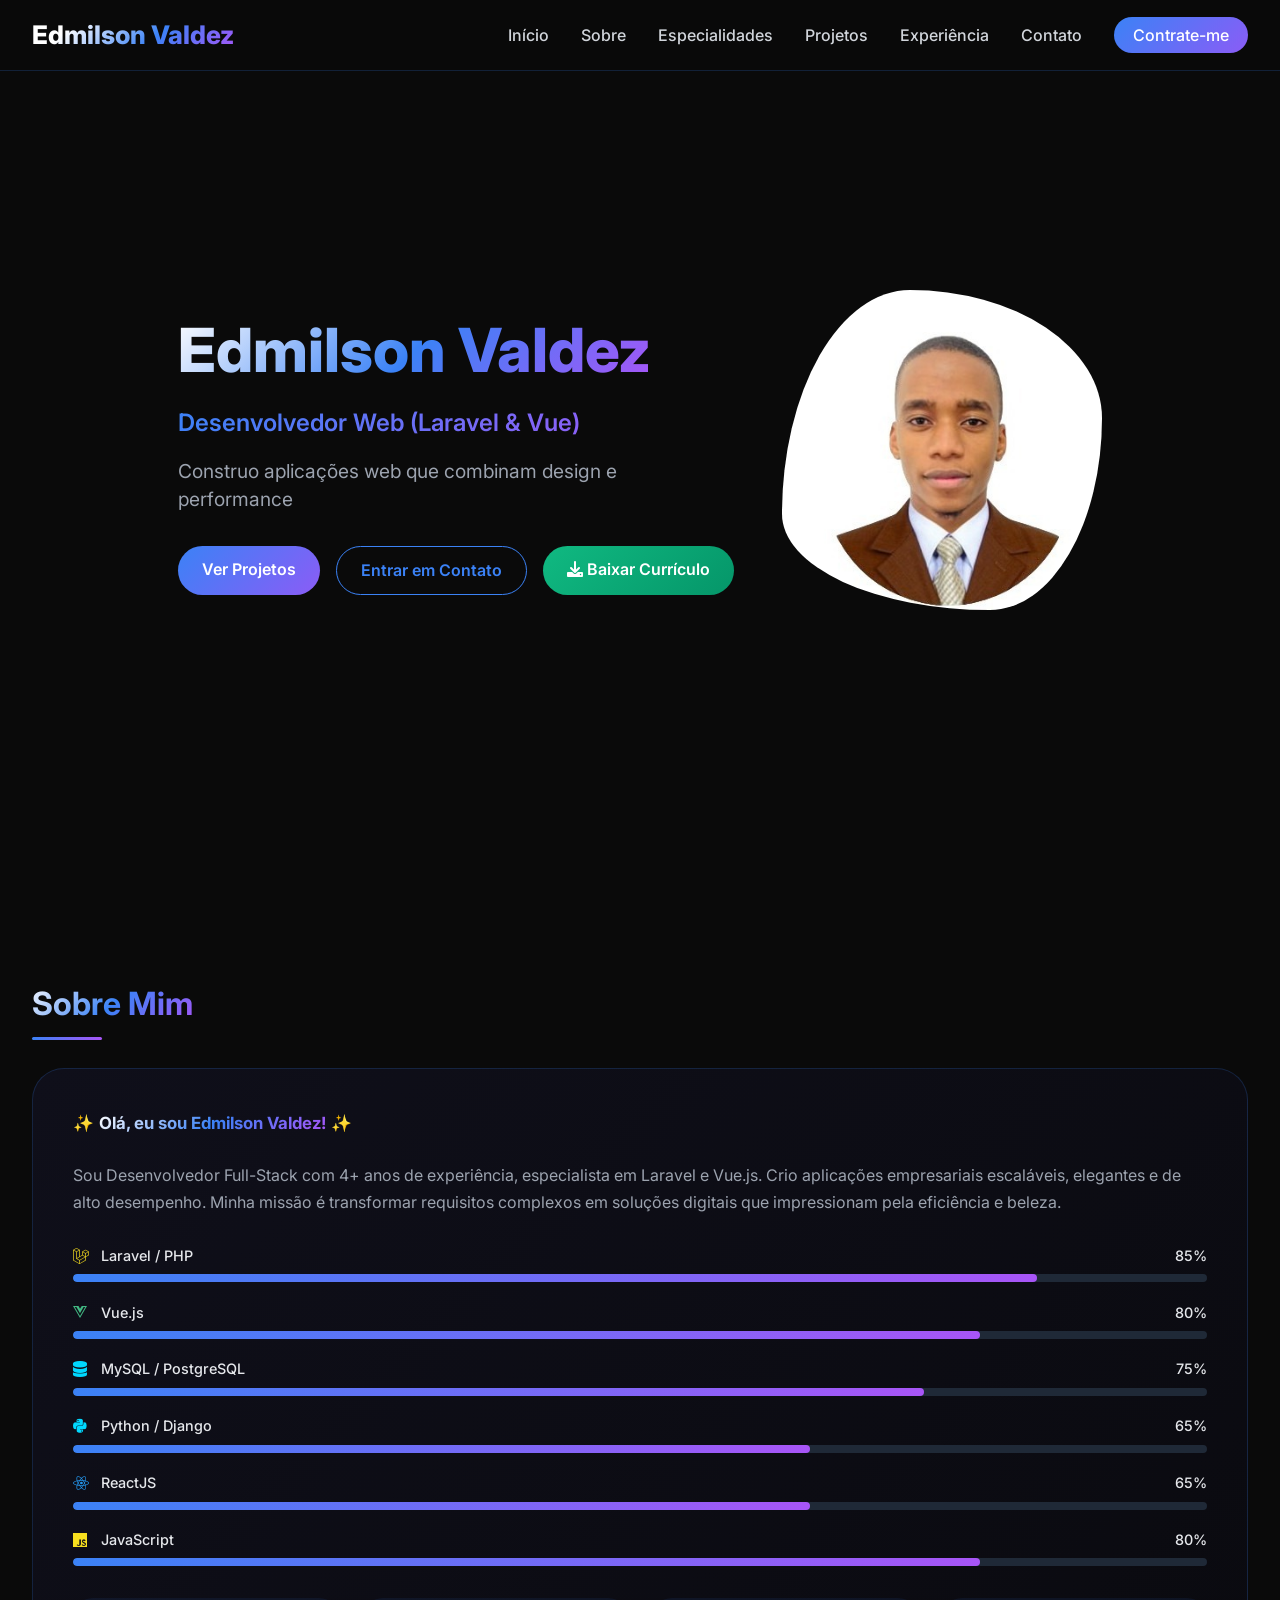
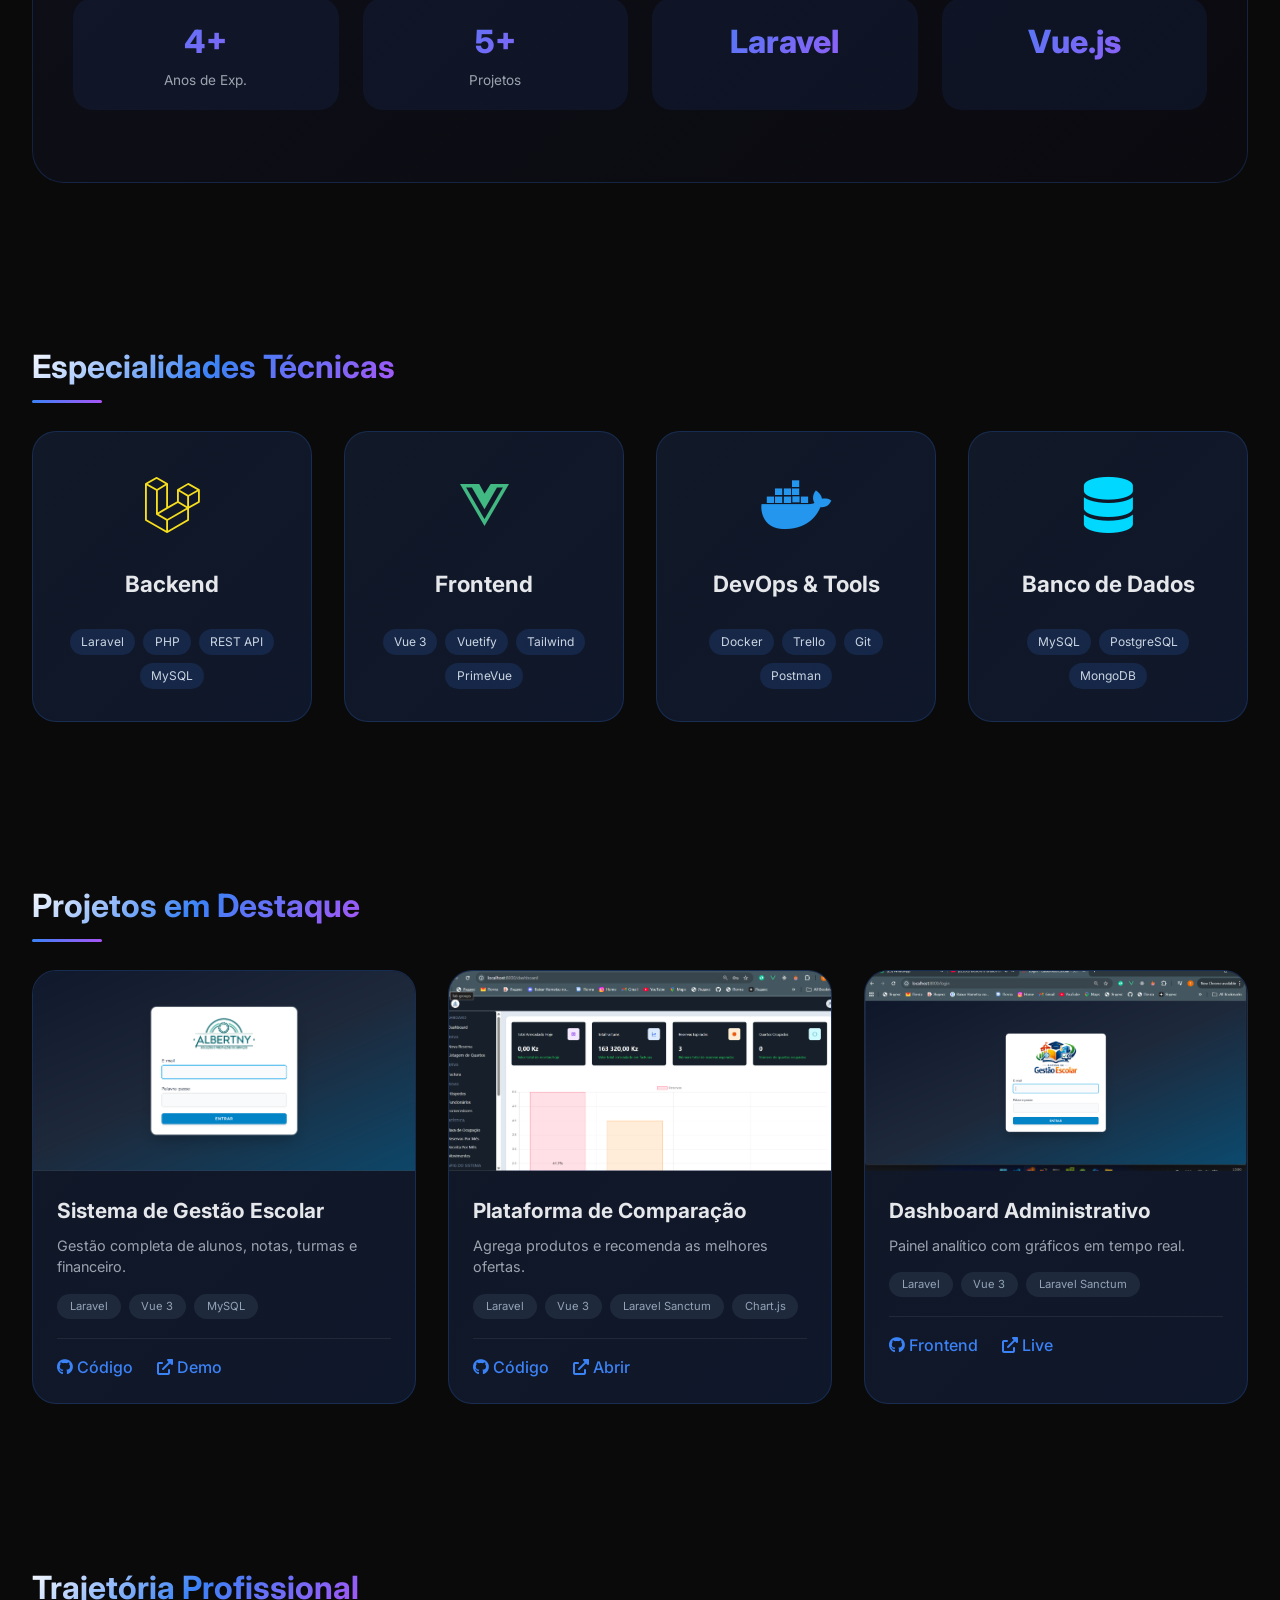
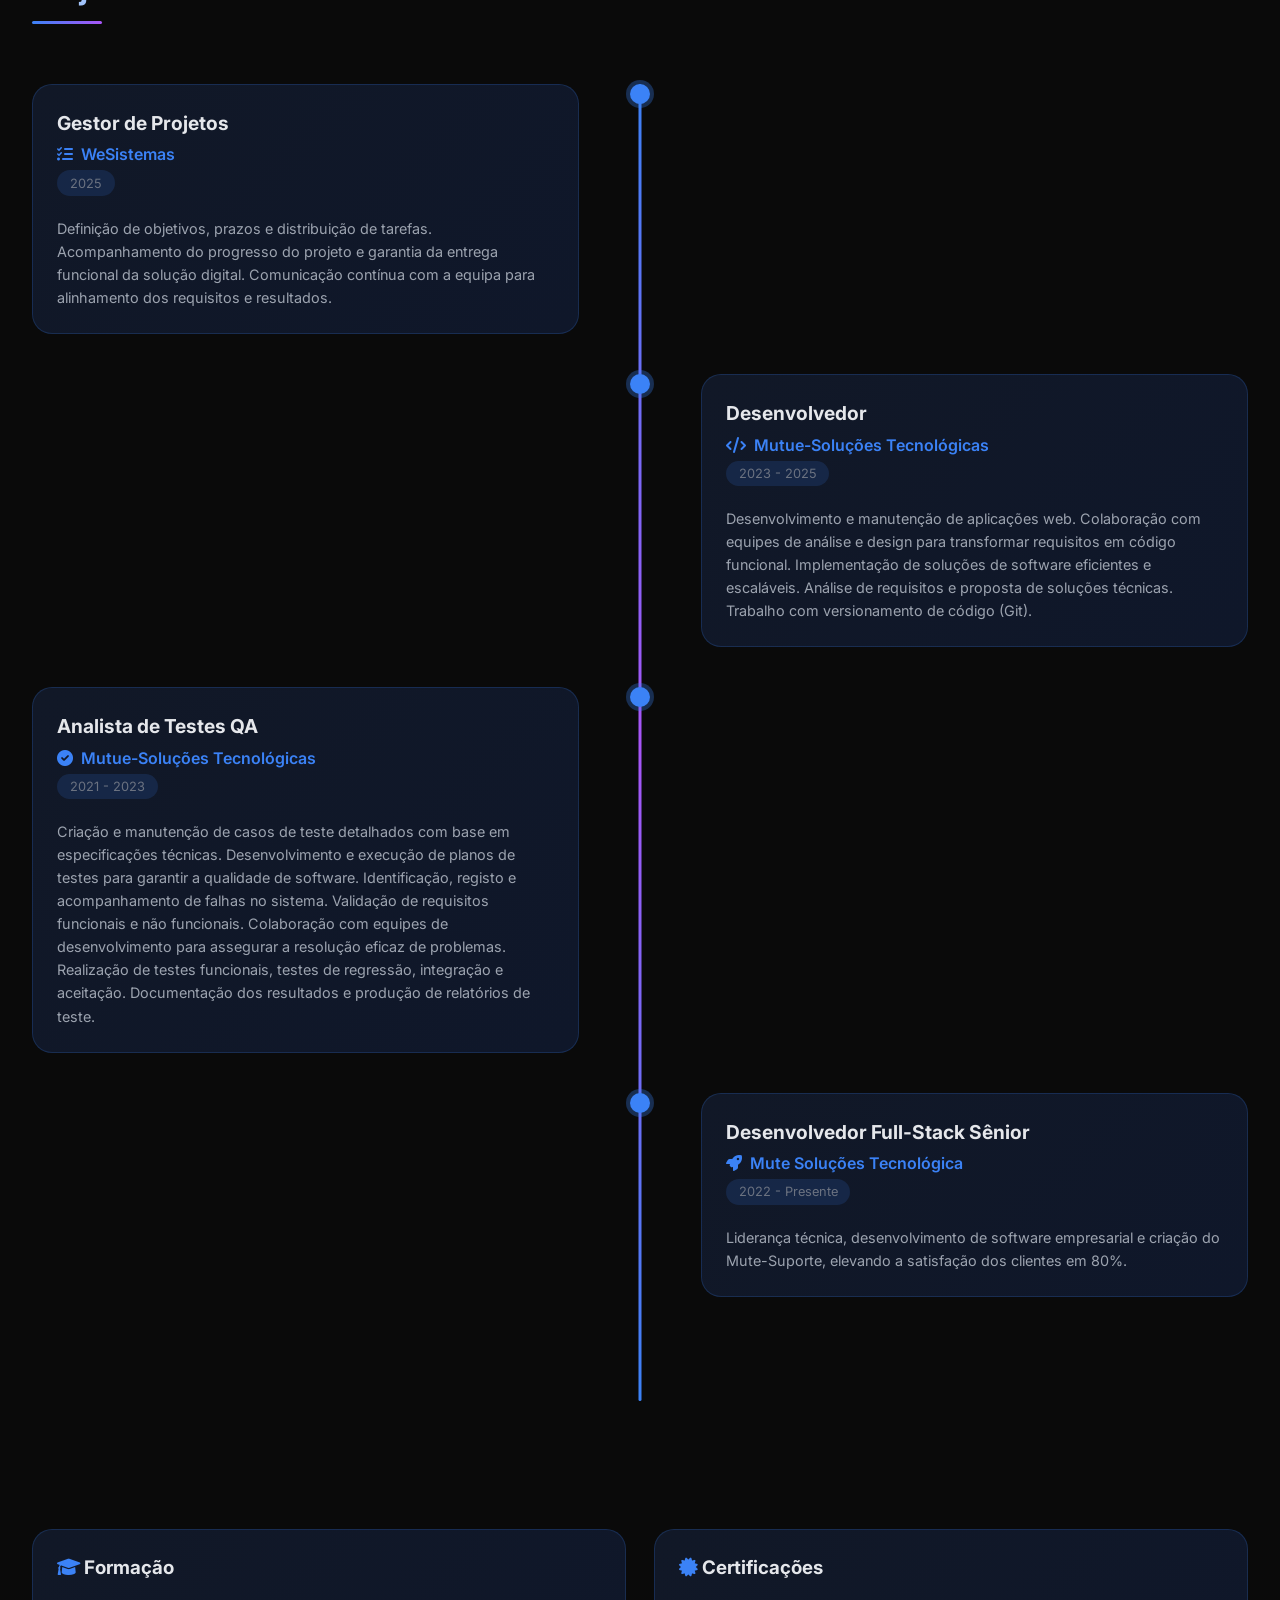
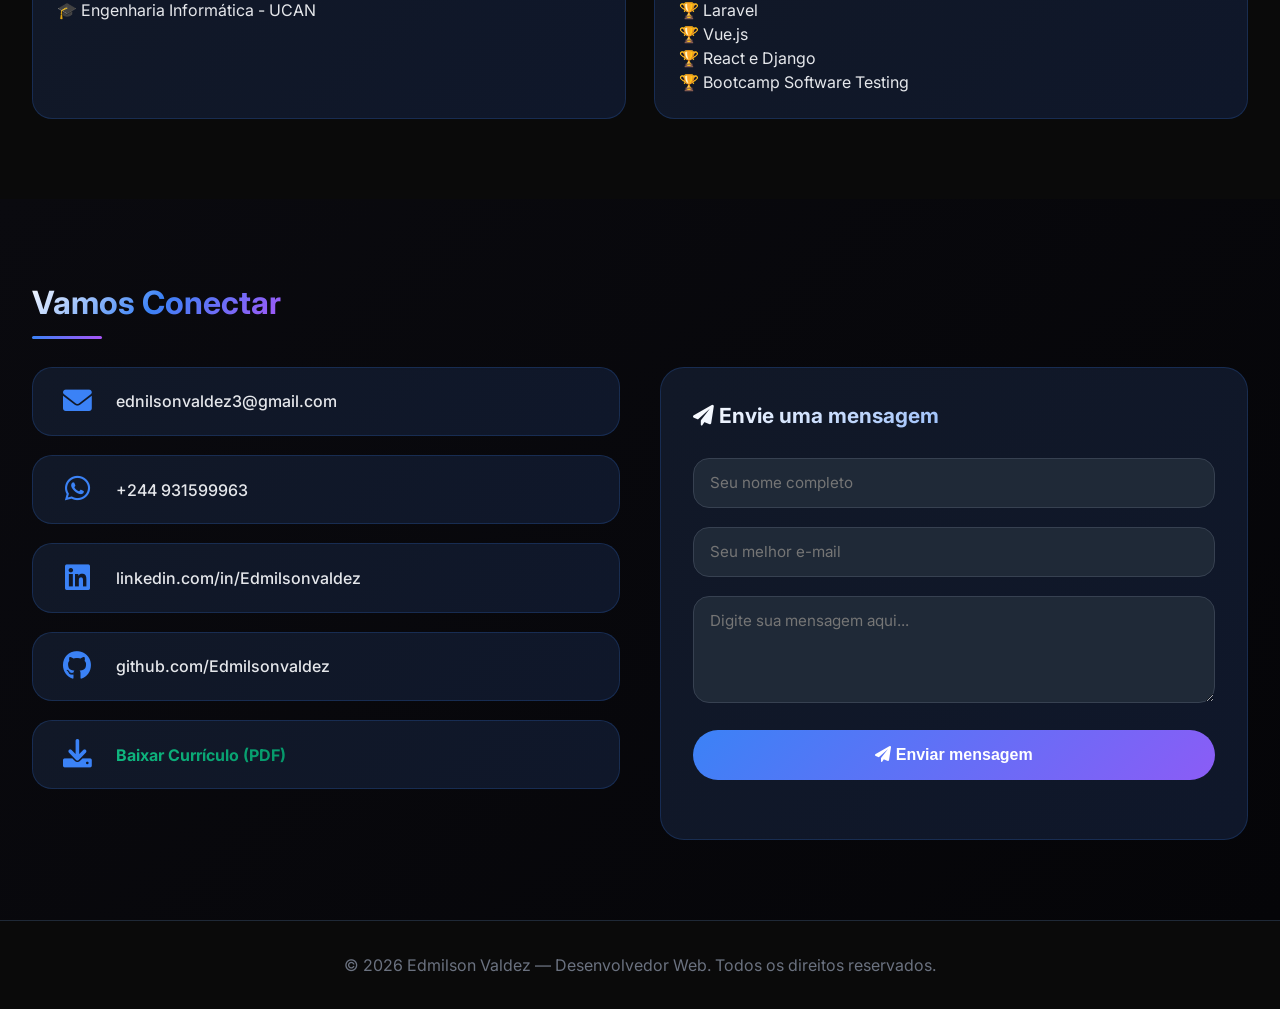
<file: index.html>
<!DOCTYPE html>
<html lang="pt-PT">
<head>
  <meta charset="UTF-8">
  <meta name="viewport" content="width=device-width, initial-scale=1.0, viewport-fit=cover">
  <meta name="description" content="Portfólio de Edmilson Valdez - Desenvolvedor Web especializado em Laravel e Vue.js.">
  <meta name="author" content="Edmilson Valdez">
  <title>Edmilson Valdez | Desenvolvedor Web (Laravel & Vue)</title>
  <link rel="preconnect" href="https://fonts.googleapis.com">
  <link rel="preconnect" href="https://fonts.gstatic.com" crossorigin>
  <link href="https://fonts.googleapis.com/css2?family=Inter:opsz,wght@14..32,300;400;500;600;700;800&family=Poppins:wght@500;600;700;800&display=swap" rel="stylesheet">
  <link rel="stylesheet" href="https://cdnjs.cloudflare.com/ajax/libs/font-awesome/6.0.0-beta3/css/all.min.css">
  <style>
    * {
      margin: 0;
      padding: 0;
      box-sizing: border-box;
    }

    body {
      background-color: #0A0A0A;
      color: #E5E7EB;
      font-family: 'Inter', sans-serif;
      line-height: 1.5;
      scroll-behavior: smooth;
    }

    .container {
      max-width: 1280px;
      margin: 0 auto;
      padding: 0 32px;
    }

    section {
      padding: 5rem 0;
    }

    /* Header */
    header {
      position: fixed;
      top: 0;
      width: 100%;
      background: rgba(10, 10, 10, 0.95);
      backdrop-filter: blur(12px);
      z-index: 1000;
      border-bottom: 1px solid rgba(59, 130, 246, 0.2);
      transition: all 0.3s ease;
    }

    .navbar {
      display: flex;
      justify-content: space-between;
      align-items: center;
      padding: 1rem 0;
    }

    .logo {
      font-size: 1.6rem;
      font-weight: 800;
      background: linear-gradient(135deg, #FFFFFF 20%, #3B82F6 60%, #A855F7 100%);
      -webkit-background-clip: text;
      background-clip: text;
      color: transparent;
    }

    .nav-links {
      display: flex;
      gap: 2rem;
      list-style: none;
    }

    .nav-links a {
      color: #D1D5DB;
      text-decoration: none;
      font-weight: 500;
      transition: all 0.3s;
      position: relative;
    }

    .nav-links a:hover {
      color: #3B82F6;
    }

    .nav-links a::after {
      content: '';
      position: absolute;
      bottom: -5px;
      left: 0;
      width: 0;
      height: 2px;
      background: linear-gradient(90deg, #3B82F6, #A855F7);
      transition: width 0.3s;
    }

    .nav-links a:hover::after {
      width: 100%;
    }

    .hire-btn {
      background: linear-gradient(135deg, #3B82F6, #8B5CF6);
      padding: 0.5rem 1.2rem;
      border-radius: 40px;
      color: white !important;
    }
    .hire-btn:hover {
      transform: translateY(-2px);
    }
    .hire-btn::after { display: none; }

    .menu-hamburger {
      display: none;
      font-size: 1.8rem;
      cursor: pointer;
      color: #E5E7EB;
    }

    /* Botões */
    .btn {
      display: inline-block;
      background: transparent;
      border: 1.5px solid #3B82F6;
      color: #3B82F6;
      padding: 0.7rem 1.5rem;
      border-radius: 40px;
      font-weight: 600;
      text-decoration: none;
      transition: all 0.3s ease;
      cursor: pointer;
    }

    .btn-primary {
      background: linear-gradient(135deg, #3B82F6, #8B5CF6);
      color: #FFFFFF;
      border: none;
    }

    .btn-primary:hover {
      transform: translateY(-2px);
      box-shadow: 0 10px 20px -5px rgba(59,130,246,0.4);
    }

    .btn-outline:hover {
      background: rgba(59,130,246,0.1);
      transform: translateY(-2px);
    }

    .btn-download {
      background: linear-gradient(135deg, #10B981, #059669);
      color: white;
      border: none;
    }
    .btn-download:hover {
      background: linear-gradient(135deg, #059669, #047857);
      transform: translateY(-2px);
      box-shadow: 0 10px 20px -5px rgba(16,185,129,0.4);
    }

    /* Hero */
    .hero {
      min-height: 100vh;
      display: flex;
      align-items: center;
      padding-top: 80px;
    }

    .hero-wrapper {
      display: flex;
      align-items: center;
      justify-content: space-between;
      gap: 3rem;
      flex-wrap: wrap;
    }

    .hero-content h1 { font-size: 3.8rem; font-weight: 800; }
    .gradient-text {
      background: linear-gradient(135deg, #FFFFFF, #3B82F6, #A855F7);
      -webkit-background-clip: text;
      background-clip: text;
      color: transparent;
    }
    .hero-title { font-size: 1.5rem; background: linear-gradient(135deg, #3B82F6, #A855F7); -webkit-background-clip: text; background-clip: text; color: transparent; margin: 0.5rem 0; font-weight: 600; }
    .hero-tagline { font-size: 1.2rem; color: #9CA3AF; margin: 1rem 0 2rem; max-width: 500px; }
    .hero-buttons { display: flex; gap: 1rem; flex-wrap: wrap; }

    .hero-image .image-frame {
      width: 320px; height: 320px;
      background: linear-gradient(135deg, #3B82F6, #8B5CF6);
      border-radius: 40% 60% 35% 65% / 70% 40% 60% 30%;
      animation: morphing 10s ease-in-out infinite;
      display: flex; align-items: center; justify-content: center; overflow: hidden;
    }
    @keyframes morphing {
      0%, 100% { border-radius: 40% 60% 35% 65% / 70% 40% 60% 30%; }
      50% { border-radius: 60% 40% 65% 35% / 40% 60% 40% 60%; }
    }
    .image-frame img { width: 100%; height: 100%; object-fit: cover; }

    /* Títulos */
    .section-title {
      font-size: 2rem;
      font-weight: 700;
      margin-bottom: 2.5rem;
      position: relative;
      display: inline-block;
      background: linear-gradient(135deg, #FFFFFF, #3B82F6, #A855F7);
      -webkit-background-clip: text;
      background-clip: text;
      color: transparent;
    }
    .section-title:after {
      content: '';
      position: absolute;
      bottom: -12px;
      left: 0;
      width: 70px;
      height: 3px;
      background: linear-gradient(90deg, #3B82F6, #A855F7);
      border-radius: 3px;
    }

    /* Cards de Especialidades */
    .skills-cards-grid {
      display: grid;
      grid-template-columns: repeat(auto-fit, minmax(250px, 1fr));
      gap: 2rem;
    }
    .skill-square-card {
      background: linear-gradient(135deg, #111827, #0F172A);
      border-radius: 24px;
      padding: 2rem;
      text-align: center;
      transition: all 0.4s cubic-bezier(0.2, 0.9, 0.4, 1.1);
      border: 1px solid rgba(59, 130, 246, 0.2);
      aspect-ratio: 1 / 0.9;
      display: flex;
      flex-direction: column;
      justify-content: center;
      align-items: center;
      cursor: pointer;
    }
    .skill-square-card:hover {
      transform: translateY(-10px) scale(1.02);
      border-color: #3B82F6;
      box-shadow: 0 25px 35px -12px rgba(59,130,246,0.3);
    }
    .skill-icon {
      font-size: 3.5rem;
      margin-bottom: 1.2rem;
      transition: transform 0.3s;
    }
    .skill-square-card:hover .skill-icon {
      transform: scale(1.1);
    }
    .skill-square-card h3 {
      font-size: 1.4rem;
      margin-bottom: 1rem;
      font-weight: 700;
    }
    .skill-tags {
      display: flex;
      flex-wrap: wrap;
      justify-content: center;
      gap: 0.5rem;
      margin-top: 0.8rem;
    }
    .skill-tag {
      background: rgba(59, 130, 246, 0.15);
      padding: 0.25rem 0.7rem;
      border-radius: 20px;
      font-size: 0.75rem;
      color: #CBD5E1;
      transition: 0.2s;
    }

    /* Projetos */
    .projects-grid {
      display: grid;
      grid-template-columns: repeat(auto-fit, minmax(340px, 1fr));
      gap: 2rem;
    }
    .project-card {
      background: linear-gradient(135deg, #111827, #0F172A);
      border-radius: 24px;
      overflow: hidden;
      border: 1px solid rgba(59, 130, 246, 0.2);
      transition: all 0.4s;
    }
    .project-card:hover {
      transform: translateY(-8px);
      border-color: #3B82F6;
      box-shadow: 0 20px 30px -12px rgba(0,0,0,0.5);
    }
    .project-img {
      width: 100%;
      height: 200px;
      object-fit: cover;
      background: linear-gradient(135deg, #1E293B, #0F172A);
      display: flex;
      align-items: center;
      justify-content: center;
      font-size: 3rem;
      color: #3B82F6;
    }
    .project-img img {
      width: 100%;
      height: 100%;
      object-fit: cover;
    }
    .project-info { padding: 1.5rem; }
    .project-info h3 { font-size: 1.3rem; margin-bottom: 0.5rem; }
    .project-desc { color: #9CA3AF; font-size: 0.9rem; margin-bottom: 1rem; }
    .project-tech { display: flex; flex-wrap: wrap; gap: 0.5rem; margin-bottom: 1.2rem; }
    .tech-tag { background: #1E293B; padding: 0.25rem 0.8rem; border-radius: 20px; font-size: 0.7rem; color: #94A3B8; }
    .project-links { display: flex; gap: 1.5rem; border-top: 1px solid #1F2937; padding-top: 1rem; }
    .project-links a { color: #3B82F6; text-decoration: none; font-weight: 500; transition: 0.2s; }
    .project-links a:hover { color: #A855F7; }

    /* Timeline - Versão vertical melhorada para mobile e desktop */
    .timeline {
      position: relative;
      padding: 2rem 0;
    }
    .timeline::before {
      content: '';
      position: absolute;
      left: 50%;
      transform: translateX(-50%);
      width: 3px;
      height: 100%;
      background: linear-gradient(180deg, #3B82F6, #A855F7, #3B82F6);
      border-radius: 3px;
    }
    .timeline-item {
      position: relative;
      margin-bottom: 2.5rem;
      width: 100%;
      display: flex;
      justify-content: center;
    }
    .timeline-dot {
      position: absolute;
      left: 50%;
      transform: translateX(-50%);
      width: 20px;
      height: 20px;
      background: #3B82F6;
      border-radius: 50%;
      z-index: 2;
      box-shadow: 0 0 0 4px rgba(59,130,246,0.3);
      transition: all 0.3s;
    }
    .timeline-item:hover .timeline-dot {
      background: #A855F7;
      box-shadow: 0 0 0 6px rgba(168,85,247,0.4);
      transform: translateX(-50%) scale(1.2);
    }
    .timeline-content {
      width: 45%;
      background: linear-gradient(135deg, #111827, #0F172A);
      padding: 1.5rem;
      border-radius: 20px;
      border: 1px solid rgba(59, 130, 246, 0.2);
      transition: all 0.3s;
    }
    .timeline-item:nth-child(odd) .timeline-content {
      margin-right: 55%;
    }
    .timeline-item:nth-child(even) .timeline-content {
      margin-left: 55%;
    }
    .timeline-content:hover {
      transform: translateY(-5px);
      border-color: #3B82F6;
    }
    .timeline-content h3 { font-size: 1.2rem; margin-bottom: 0.3rem; font-weight: 700; }
    .timeline-company { color: #3B82F6; font-weight: 600; margin: 0.2rem 0; display: flex; align-items: center; gap: 0.5rem; }
    .timeline-date { color: #6B7280; font-size: 0.8rem; margin-bottom: 0.8rem; display: inline-block; background: rgba(59,130,246,0.15); padding: 0.2rem 0.8rem; border-radius: 20px; }
    .timeline-desc { color: #9CA3AF; font-size: 0.9rem; line-height: 1.6; margin-top: 0.5rem; }
    .timeline-desc ul {
      margin-top: 0.5rem;
      padding-left: 1.2rem;
    }
    .timeline-desc li {
      margin-bottom: 0.3rem;
      font-size: 0.85rem;
    }

    /* Sobre com medidores percentuais */
    .about-modern {
      background: linear-gradient(135deg, #0F0F1A, #0A0A0F);
      border-radius: 32px;
      padding: 2.5rem;
      border: 1px solid rgba(59, 130, 246, 0.2);
    }
    .stats-grid {
      display: grid;
      grid-template-columns: repeat(4, 1fr);
      gap: 1.5rem;
      margin: 2rem 0 2rem;
    }
    .stat-card {
      text-align: center;
      padding: 1.2rem;
      background: rgba(59, 130, 246, 0.08);
      border-radius: 20px;
      transition: all 0.3s;
    }
    .stat-card:hover { transform: translateY(-5px); background: rgba(59,130,246,0.12); }
    .stat-number { font-size: 2rem; font-weight: 800; background: linear-gradient(135deg, #3B82F6, #A855F7); -webkit-background-clip: text; background-clip: text; color: transparent; }
    .stat-label { font-size: 0.85rem; color: #9CA3AF; margin-top: 0.3rem; }

    /* Medidores de percentual */
    .skills-progress {
      margin-top: 1.5rem;
    }
    .progress-item {
      margin-bottom: 1.2rem;
    }
    .progress-header {
      display: flex;
      justify-content: space-between;
      margin-bottom: 0.5rem;
      font-size: 0.9rem;
      font-weight: 500;
    }
    .progress-tech {
      display: flex;
      align-items: center;
      gap: 0.5rem;
    }
    .progress-tech i {
      font-size: 1rem;
      width: 20px;
    }
    .progress-bar-bg {
      background: #1F2937;
      border-radius: 20px;
      height: 8px;
      overflow: hidden;
    }
    .progress-bar-fill {
      background: linear-gradient(90deg, #3B82F6, #A855F7);
      width: 0%;
      height: 100%;
      border-radius: 20px;
      transition: width 1.2s cubic-bezier(0.2, 0.9, 0.4, 1.1);
    }
    
    .info-grid {
      display: grid;
      grid-template-columns: repeat(auto-fit, minmax(280px, 1fr));
      gap: 1.8rem;
    }
    .info-card {
      background: linear-gradient(135deg, #111827, #0F172A);
      border-radius: 20px;
      padding: 1.5rem;
      border: 1px solid rgba(59, 130, 246, 0.2);
    }

    /* Contato */
    .contact-section {
      background: linear-gradient(135deg, #0A0A0F, #050508);
    }
    .contact-wrapper {
      display: grid;
      grid-template-columns: 1fr 1fr;
      gap: 2.5rem;
      align-items: stretch;
    }
    .contact-info {
      display: flex;
      flex-direction: column;
      gap: 1.2rem;
    }
    .contact-item {
      background: linear-gradient(135deg, #111827, #0F172A);
      display: flex;
      align-items: center;
      gap: 1.2rem;
      padding: 1.2rem 1.5rem;
      border-radius: 20px;
      border: 1px solid rgba(59,130,246,0.2);
      transition: all 0.3s;
    }
    .contact-item:hover {
      border-color: #3B82F6;
      transform: translateX(8px);
      background: linear-gradient(135deg, #161E2E, #111827);
    }
    .contact-item i {
      font-size: 1.8rem;
      color: #3B82F6;
      width: 40px;
      text-align: center;
    }
    .contact-item a, .contact-item span {
      color: #E5E7EB;
      text-decoration: none;
      font-size: 1rem;
      font-weight: 500;
    }
    .contact-item a:hover {
      color: #3B82F6;
    }
    form {
      background: linear-gradient(135deg, #111827, #0F172A);
      padding: 2rem;
      border-radius: 24px;
      display: flex;
      flex-direction: column;
      gap: 1.2rem;
      border: 1px solid rgba(59, 130, 246, 0.2);
      height: 100%;
    }
    form h3 {
      font-size: 1.3rem;
      margin-bottom: 0.5rem;
      background: linear-gradient(135deg, #FFFFFF, #3B82F6);
      -webkit-background-clip: text;
      background-clip: text;
      color: transparent;
    }
    input, textarea {
      background: #1F2937;
      border: 1px solid #374151;
      padding: 0.9rem 1rem;
      border-radius: 16px;
      color: white;
      font-family: 'Inter', sans-serif;
      font-size: 0.95rem;
      transition: all 0.2s;
    }
    input:focus, textarea:focus {
      outline: none;
      border-color: #3B82F6;
      box-shadow: 0 0 0 2px rgba(59,130,246,0.2);
    }
    button[type="submit"] {
      background: linear-gradient(135deg, #3B82F6, #8B5CF6);
      color: white;
      border: none;
      padding: 1rem;
      border-radius: 40px;
      font-weight: 600;
      font-size: 1rem;
      cursor: pointer;
      transition: all 0.3s;
      margin-top: 0.5rem;
    }
    button[type="submit"]:hover {
      transform: translateY(-2px);
      box-shadow: 0 10px 20px -5px rgba(59,130,246,0.4);
    }

    .back-to-top {
      position: fixed;
      bottom: 2rem;
      right: 2rem;
      background: linear-gradient(135deg, #3B82F6, #8B5CF6);
      width: 48px;
      height: 48px;
      border-radius: 50%;
      display: flex;
      align-items: center;
      justify-content: center;
      cursor: pointer;
      opacity: 0;
      visibility: hidden;
      transition: 0.3s;
      z-index: 99;
    }
    .back-to-top.show { opacity: 1; visibility: visible; }
    footer { text-align: center; padding: 2rem; border-top: 1px solid #1F2937; color: #6B7280; }
    .fade-up { opacity: 0; transform: translateY(30px); transition: opacity 0.8s ease, transform 0.8s ease; }
    .fade-up.visible { opacity: 1; transform: translateY(0); }

    @media (max-width: 768px) {
      .container { padding: 0 20px; }
      .menu-hamburger { display: block; }
      .nav-links {
        position: fixed;
        top: 70px;
        left: -100%;
        flex-direction: column;
        background: #0A0A0A;
        width: 100%;
        text-align: center;
        padding: 2rem;
        gap: 1.5rem;
        transition: 0.3s;
      }
      .nav-links.active { left: 0; }
      .hero-wrapper { flex-direction: column-reverse; text-align: center; }
      .hero-content { text-align: center; }
      .hero-tagline { margin: 1rem auto 2rem; }
      .stats-grid { grid-template-columns: repeat(2,1fr); }
      .contact-wrapper { grid-template-columns: 1fr; }
      .timeline::before { left: 20px; }
      .timeline-dot { left: 20px; transform: translateX(0); }
      .timeline-item:nth-child(odd) .timeline-content,
      .timeline-item:nth-child(even) .timeline-content {
        width: calc(100% - 50px);
        margin-left: 50px !important;
        margin-right: 0 !important;
      }
      .skills-cards-grid { grid-template-columns: repeat(auto-fit, minmax(200px,1fr)); }
      .hero-buttons { justify-content: center; }
    }
  </style>
</head>
<body>
  <header>
    <div class="container">
      <div class="navbar">
        <div class="logo">Edmilson Valdez</div>
        <div class="menu-hamburger" id="hamburger"><i class="fas fa-bars"></i></div>
        <ul class="nav-links" id="navLinks">
          <li><a href="#home">Início</a></li>
          <li><a href="#sobre">Sobre</a></li>
          <li><a href="#especialidades">Especialidades</a></li>
          <li><a href="#projetos">Projetos</a></li>
          <li><a href="#experiencia">Experiência</a></li>
          <li><a href="#contato">Contato</a></li>
          <li><a href="#contato" class="hire-btn">Contrate-me</a></li>
        </ul>
      </div>
    </div>
  </header>

  <main>
    <section id="home" class="hero">
      <div class="container">
        <div class="hero-wrapper">
          <div class="hero-content fade-up">
            <h1><span class="gradient-text">Edmilson Valdez</span></h1>
            <div class="hero-title">Desenvolvedor Web (Laravel & Vue)</div>
            <p class="hero-tagline">Construo aplicações web que combinam design e performance</p>
            <div class="hero-buttons">
              <a href="#projetos" class="btn btn-primary">Ver Projetos</a>
              <a href="#contato" class="btn btn-outline">Entrar em Contato</a>
              <a href="CV Edmilson Albino Valdez João.pdf" class="btn btn-primary btn-download" target="_blank"><i class="fas fa-download"></i> Baixar Currículo</a>
            </div>
          </div>
          <div class="hero-image fade-up">
            <div class="image-frame">
              <img src="foto.jpg" alt="Edmilson Valdez">
            </div>
          </div>
        </div>
      </div>
    </section>

    <section id="sobre">
      <div class="container">
        <h2 class="section-title fade-up">Sobre Mim</h2>
        <div class="about-modern fade-up">
          <p style="font-size:1.05rem; line-height:1.7; margin-bottom:1.5rem;">✨ <strong class="gradient-text">Olá, eu sou Edmilson Valdez!</strong> ✨</p>
          <p style="color:#9CA3AF; line-height:1.7; margin-bottom:1.8rem;">Sou Desenvolvedor Full-Stack com 4+ anos de experiência, especialista em Laravel e Vue.js. Crio aplicações empresariais escaláveis, elegantes e de alto desempenho. Minha missão é transformar requisitos complexos em soluções digitais que impressionam pela eficiência e beleza.</p>
          
          <div class="skills-progress">
            <div class="progress-item">
              <div class="progress-header">
                <div class="progress-tech"><i class="fab fa-laravel" style="color:#F7DF1E;"></i> <span>Laravel / PHP</span></div>
                <span>85%</span>
              </div>
              <div class="progress-bar-bg"><div class="progress-bar-fill" data-width="85"></div></div>
            </div>
            <div class="progress-item">
              <div class="progress-header">
                <div class="progress-tech"><i class="fab fa-vuejs" style="color:#42B883;"></i> <span>Vue.js</span></div>
                <span>80%</span>
              </div>
              <div class="progress-bar-bg"><div class="progress-bar-fill" data-width="80"></div></div>
            </div>
            <div class="progress-item">
              <div class="progress-header">
                <div class="progress-tech"><i class="fas fa-database" style="color:#00D8FF;"></i> <span>MySQL / PostgreSQL</span></div>
                <span>75%</span>
              </div>
              <div class="progress-bar-bg"><div class="progress-bar-fill" data-width="75"></div></div>
            </div>
            <div class="progress-item">
              <div class="progress-header">
                <div class="progress-tech"><i class="fab fa-python" style="color:#00D8FF;"></i> <span>Python / Django</span></div>
                <span>65%</span>
              </div>
              <div class="progress-bar-bg"><div class="progress-bar-fill" data-width="65"></div></div>
            </div>
            <div class="progress-item">
              <div class="progress-header">
                <div class="progress-tech"><i class="fab fa-react" style="color:#2496ED;"></i> <span>ReactJS</span></div>
                <span>65%</span>
              </div>
              <div class="progress-bar-bg"><div class="progress-bar-fill" data-width="65"></div></div>
            </div>
            <div class="progress-item">
              <div class="progress-header">
                <div class="progress-tech"><i class="fab fa-js" style="color:#F7DF1E;"></i> <span>JavaScript</span></div>
                <span>80%</span>
              </div>
              <div class="progress-bar-bg"><div class="progress-bar-fill" data-width="80"></div></div>
            </div>
          </div>

          <div class="stats-grid">
            <div class="stat-card"><div class="stat-number">4+</div><div class="stat-label">Anos de Exp.</div></div>
            <div class="stat-card"><div class="stat-number">5+</div><div class="stat-label">Projetos</div></div>
            <div class="stat-card"><div class="stat-number">Laravel</div><div class="stat-label"></div></div>
            <div class="stat-card"><div class="stat-number">Vue.js</div><div class="stat-label"></div></div>
          </div>
        </div>
      </div>
    </section>

    <section id="especialidades">
      <div class="container">
        <h2 class="section-title fade-up">Especialidades Técnicas</h2>
        <div class="skills-cards-grid">
          <div class="skill-square-card fade-up">
            <div class="skill-icon" style="color:#F7DF1E;"><i class="fab fa-laravel"></i></div>
            <h3>Backend</h3>
            <div class="skill-tags"><span class="skill-tag">Laravel</span><span class="skill-tag">PHP</span><span class="skill-tag">REST API</span><span class="skill-tag">MySQL</span></div>
          </div>
          <div class="skill-square-card fade-up">
            <div class="skill-icon" style="color:#42B883;"><i class="fab fa-vuejs"></i></div>
            <h3>Frontend</h3>
            <div class="skill-tags"><span class="skill-tag">Vue 3</span><span class="skill-tag">Vuetify</span><span class="skill-tag">Tailwind</span><span class="skill-tag">PrimeVue</span></div>
          </div>
          <div class="skill-square-card fade-up">
            <div class="skill-icon" style="color:#2496ED;"><i class="fab fa-docker"></i></div>
            <h3>DevOps & Tools</h3>
            <div class="skill-tags"><span class="skill-tag">Docker</span><span class="skill-tag">Trello</span><span class="skill-tag">Git</span><span class="skill-tag">Postman</span></div>
          </div>
          <div class="skill-square-card fade-up">
            <div class="skill-icon" style="color:#00D8FF;"><i class="fas fa-database"></i></div>
            <h3>Banco de Dados</h3>
            <div class="skill-tags"><span class="skill-tag">MySQL</span><span class="skill-tag">PostgreSQL</span><span class="skill-tag">MongoDB</span></div>
          </div>
        </div>
      </div>
    </section>

    <section id="projetos">
      <div class="container">
        <h2 class="section-title fade-up">Projetos em Destaque</h2>
        <div class="projects-grid">
          <div class="project-card fade-up">
            <div class="project-img"><img src="img1.png" alt="Sistema Escolar"></div>
            <div class="project-info"><h3>Sistema de Gestão Escolar</h3><p class="project-desc">Gestão completa de alunos, notas, turmas e financeiro.</p><div class="project-tech"><span class="tech-tag">Laravel</span><span class="tech-tag">Vue 3</span><span class="tech-tag">MySQL</span></div><div class="project-links"><a href="#"><i class="fab fa-github"></i> Código</a><a href="#"><i class="fas fa-external-link-alt"></i> Demo</a></div></div>
          </div>
          <div class="project-card fade-up">
            <div class="project-img"><img src="img2.png" alt="Comparador Preços"></div>
            <div class="project-info"><h3>Plataforma de Comparação</h3><p class="project-desc">Agrega produtos e recomenda as melhores ofertas.</p><div class="project-tech"><span class="tech-tag">Laravel</span><span class="tech-tag">Vue 3</span><span class="tech-tag">Laravel Sanctum</span><span class="tech-tag">Chart.js</span></div><div class="project-links"><a href="#"><i class="fab fa-github"></i> Código</a><a href="#"><i class="fas fa-external-link-alt"></i> Abrir</a></div></div>
          </div>
          <div class="project-card fade-up">
            <div class="project-img"><img src="img3.png" alt="Dashboard Admin"></div>
            <div class="project-info"><h3>Dashboard Administrativo</h3><p class="project-desc">Painel analítico com gráficos em tempo real.</p><div class="project-tech"><span class="tech-tag">Laravel</span><span class="tech-tag">Vue 3</span><span class="tech-tag">Laravel Sanctum</span></div><div class="project-links"><a href="#"><i class="fab fa-github"></i> Frontend</a><a href="#"><i class="fas fa-external-link-alt"></i> Live</a></div></div>
          </div>
        </div>
      </div>
    </section>

    <!-- Trajetória Profissional com todas as experiências -->
    <section id="experiencia">
      <div class="container">
        <h2 class="section-title fade-up">Trajetória Profissional</h2>
        <div class="timeline">
          <!-- Gestor de Projetos (mais recente) -->
          <div class="timeline-item"><div class="timeline-dot"></div><div class="timeline-content"><h3>Gestor de Projetos</h3><div class="timeline-company"><i class="fas fa-tasks"></i> WeSistemas</div><div class="timeline-date">2025</div><div class="timeline-desc">Definição de objetivos, prazos e distribuição de tarefas. Acompanhamento do progresso do projeto e garantia da entrega funcional da solução digital. Comunicação contínua com a equipa para alinhamento dos requisitos e resultados.</div></div></div>
          
          <!-- Desenvolvedor -->
          <div class="timeline-item"><div class="timeline-dot"></div><div class="timeline-content"><h3>Desenvolvedor</h3><div class="timeline-company"><i class="fas fa-code"></i> Mutue-Soluções Tecnológicas</div><div class="timeline-date">2023 - 2025</div><div class="timeline-desc">Desenvolvimento e manutenção de aplicações web. Colaboração com equipes de análise e design para transformar requisitos em código funcional. Implementação de soluções de software eficientes e escaláveis. Análise de requisitos e proposta de soluções técnicas. Trabalho com versionamento de código (Git).</div></div></div>
          
          <!-- Analista de Testes QA -->
          <div class="timeline-item"><div class="timeline-dot"></div><div class="timeline-content"><h3>Analista de Testes QA</h3><div class="timeline-company"><i class="fas fa-check-circle"></i> Mutue-Soluções Tecnológicas</div><div class="timeline-date">2021 - 2023</div><div class="timeline-desc">Criação e manutenção de casos de teste detalhados com base em especificações técnicas. Desenvolvimento e execução de planos de testes para garantir a qualidade de software. Identificação, registo e acompanhamento de falhas no sistema. Validação de requisitos funcionais e não funcionais. Colaboração com equipes de desenvolvimento para assegurar a resolução eficaz de problemas. Realização de testes funcionais, testes de regressão, integração e aceitação. Documentação dos resultados e produção de relatórios de teste.</div></div></div>
          
          <!-- Desenvolvedor Full-Stack Sênior (mantido) -->
          <div class="timeline-item"><div class="timeline-dot"></div><div class="timeline-content"><h3>Desenvolvedor Full-Stack Sênior</h3><div class="timeline-company"><i class="fas fa-rocket"></i> Mute Soluções Tecnológica</div><div class="timeline-date">2022 - Presente</div><div class="timeline-desc">Liderança técnica, desenvolvimento de software empresarial e criação do Mute-Suporte, elevando a satisfação dos clientes em 80%.</div></div></div>
        </div>
      </div>
    </section>

    <section id="formacao">
      <div class="container">
        <div class="info-grid">
          <div class="info-card fade-up"><h3><i class="fas fa-graduation-cap" style="color:#3B82F6;"></i> Formação</h3><ul style="list-style:none; margin-top:1rem;"><li>🎓 Engenharia Informática - UCAN</li></ul></div>
          <div class="info-card fade-up"><h3><i class="fas fa-certificate" style="color:#3B82F6;"></i> Certificações</h3><ul style="list-style:none; margin-top:1rem;"><li>🏆 Laravel</li><li>🏆 Vue.js</li><li>🏆 React e Django</li><li>🏆 Bootcamp Software Testing</li></ul></div>
        </div>
      </div>
    </section>

    <section id="contato" class="contact-section">
      <div class="container">
        <h2 class="section-title fade-up">Vamos Conectar</h2>
        <div class="contact-wrapper">
          <div class="contact-info fade-up">
            <div class="contact-item"><i class="fas fa-envelope"></i><span>ednilsonvaldez3@gmail.com</span></div>
            <div class="contact-item"><i class="fab fa-whatsapp"></i><a href="https://wa.me/244931599963" target="_blank">+244 931599963</a></div>
            <div class="contact-item"><i class="fab fa-linkedin"></i><a href="#">linkedin.com/in/Edmilsonvaldez</a></div>
            <div class="contact-item"><i class="fab fa-github"></i><a href="#">github.com/Edmilsonvaldez</a></div>
            <div class="contact-item"><i class="fas fa-download"></i><a href="CV Edmilson Albino Valdez João.pdf" target="_blank" style="background: linear-gradient(135deg, #10B981, #059669); -webkit-background-clip: text; background-clip: text; color: transparent; font-weight: bold;">Baixar Currículo (PDF)</a></div>
          </div>
          <form id="contactForm" class="fade-up">
            <h3><i class="fas fa-paper-plane"></i> Envie uma mensagem</h3>
            <input type="text" placeholder="Seu nome completo" id="nome" required>
            <input type="email" placeholder="Seu melhor e-mail" id="email" required>
            <textarea rows="4" placeholder="Digite sua mensagem aqui..." id="mensagem" required></textarea>
            <button type="submit" id="submitBtn"><i class="fas fa-paper-plane"></i> Enviar mensagem</button>
            <div id="formFeedback" style="font-size:0.85rem; text-align:center; margin-top:0.5rem;"></div>
          </form>
        </div>
      </div>
    </section>
  </main>

  <footer><p>© 2026 Edmilson Valdez — Desenvolvedor Web. Todos os direitos reservados.</p></footer>
  <div class="back-to-top" id="backToTop"><i class="fas fa-arrow-up"></i></div>

  <script>
    (function() {
      const hamburger = document.getElementById('hamburger');
      const navLinks = document.getElementById('navLinks');
      if(hamburger) hamburger.onclick = () => navLinks.classList.toggle('active');
      document.querySelectorAll('.nav-links a').forEach(a => a.onclick = () => navLinks.classList.remove('active'));
      
      document.querySelectorAll('a[href^="#"]').forEach(anchor => {
        anchor.addEventListener('click', function(e) {
          const href = this.getAttribute('href');
          if(href === '#') return;
          if(href.startsWith('#')) {
            e.preventDefault();
            const target = document.querySelector(href);
            if(target) target.scrollIntoView({ behavior: 'smooth', block: 'start' });
          }
        });
      });
      
      const backTop = document.getElementById('backToTop');
      window.addEventListener('scroll', () => {
        if(window.scrollY > 400) backTop.classList.add('show');
        else backTop.classList.remove('show');
        const header = document.querySelector('header');
        if(window.scrollY > 80) header.style.transform = 'translateY(-100%)';
        else header.style.transform = 'translateY(0)';
      });
      backTop.onclick = () => window.scrollTo({ top: 0, behavior: 'smooth' });
      
      const fadeElements = document.querySelectorAll('.fade-up');
      const observer = new IntersectionObserver((entries) => {
        entries.forEach(entry => {
          if(entry.isIntersecting) {
            entry.target.classList.add('visible');
            const bars = entry.target.querySelectorAll('.progress-bar-fill');
            if(bars.length) {
              bars.forEach(bar => {
                const width = bar.getAttribute('data-width');
                if(width && !bar.style.width) bar.style.width = width + '%';
              });
            }
          }
        });
      }, { threshold: 0.1 });
      fadeElements.forEach(el => observer.observe(el));
      
      setTimeout(() => {
        document.querySelectorAll('.progress-bar-fill').forEach(bar => {
          const width = bar.getAttribute('data-width');
          if(width && !bar.style.width) bar.style.width = width + '%';
        });
      }, 300);
      
      const form = document.getElementById('contactForm');
      const feedback = document.getElementById('formFeedback');
      if(form) {
        form.addEventListener('submit', (e) => {
          e.preventDefault();
          const nome = document.getElementById('nome').value.trim();
          const email = document.getElementById('email').value.trim();
          const msg = document.getElementById('mensagem').value.trim();
          if(!nome || !email || !msg) {
            feedback.innerHTML = '<span style="color:#F87171;">❌ Preencha todos os campos.</span>';
            return;
          }
          const btn = form.querySelector('button[type="submit"]');
          btn.disabled = true;
          btn.innerHTML = 'Enviando...';
          setTimeout(() => {
            feedback.innerHTML = '<span style="color:#4ADE80;">✅ Mensagem enviada! Entrarei em contato em breve.</span>';
            form.reset();
            btn.disabled = false;
            btn.innerHTML = '<i class="fas fa-paper-plane"></i> Enviar mensagem';
            setTimeout(() => feedback.innerHTML = '', 4000);
          }, 1000);
        });
      }
    })();
  </script>
</body>
</html>
</file>
